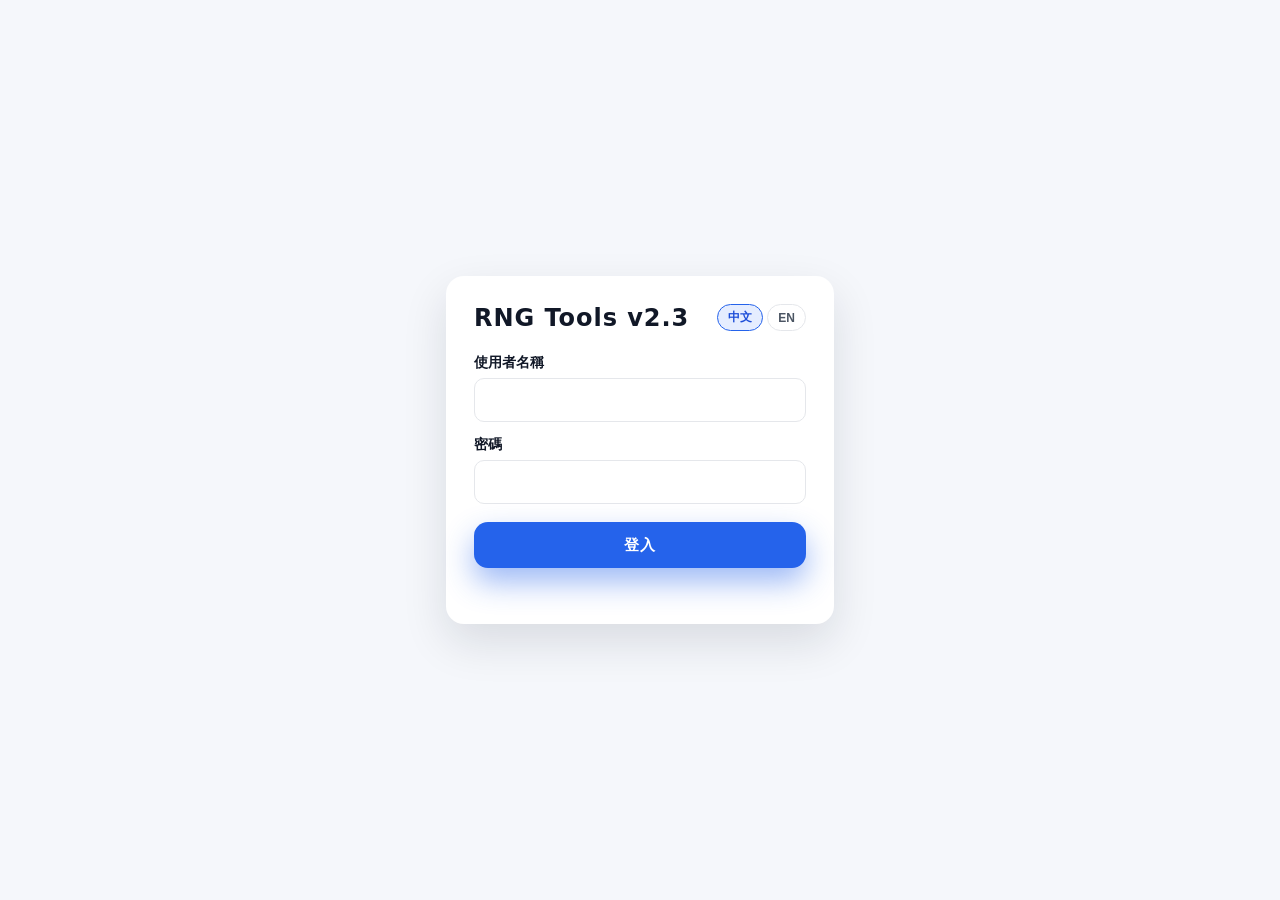
<file: index.html>
<!DOCTYPE html>
<html lang="zh-Hant">
<head>
  <meta charset="UTF-8" />
  <meta name="viewport" content="width=device-width, initial-scale=1" />
  <title data-i18n-page-title="index.title">RNG Tools v2.3</title>
  <link rel="stylesheet" href="css/index.css" />
</head>
<body>

  <!-- Login -->
  <div id="loginView">
    <div class="card-wrap">
      <div class="login-card">
        <div class="login-top">
          <h1 class="login-title" data-i18n="index.title">RNG Tools v2.3</h1>
          <div class="lang-switch">
            <button type="button" class="lang-btn" data-lang="zh">中文</button>
            <button type="button" class="lang-btn" data-lang="en">EN</button>
          </div>
        </div>
        <form id="loginForm">
          <div class="field-group">
            <div class="field-label" data-i18n="index.username">Username</div>
            <input type="text" id="username" autocomplete="username" required />
          </div>
          <div class="field-group">
            <div class="field-label" data-i18n="index.password">Password</div>
            <input type="password" id="password" autocomplete="current-password" required />
          </div>
          <button class="btn" type="submit" data-i18n="index.login">Login</button>
          <div id="error" class="error"></div>
        </form>
      </div>
    </div>
  </div>

  <!-- App -->
  <div id="appView" class="hidden">
    <div class="header">
      <div class="header-title" data-i18n="index.title">RNG Tools v2.3</div>
      <div class="header-actions">
        <div class="lang-switch">
          <button type="button" class="lang-btn" data-lang="zh">中文</button>
          <button type="button" class="lang-btn" data-lang="en">EN</button>
        </div>
        <span id="userDisplay" class="user-display"></span>
        <button class="logout-btn" id="logoutBtn" data-i18n="index.logout">Logout</button>
      </div>
    </div>
    <div class="layout">
      <aside class="sidebar">
        <div class="menu-title" data-i18n="index.menu">Menu</div>
        <button class="menu-btn active" data-target="GEN.html" data-i18n="index.menuNumber">Number</button>
        <button class="menu-btn" data-target="WB.html" data-i18n="index.menuSettings">Settings</button>
        <button class="menu-btn" data-target="TEC.html" data-i18n="index.menuComparison">Comparison</button>
      </aside>
      <div class="content">
        <iframe id="toolFrame" src="GEN.html"></iframe>
      </div>
    </div>
  </div>

  <script src="js/i18n.js"></script>
  <script src="js/index.js"></script>
</body>
</html>
</file>
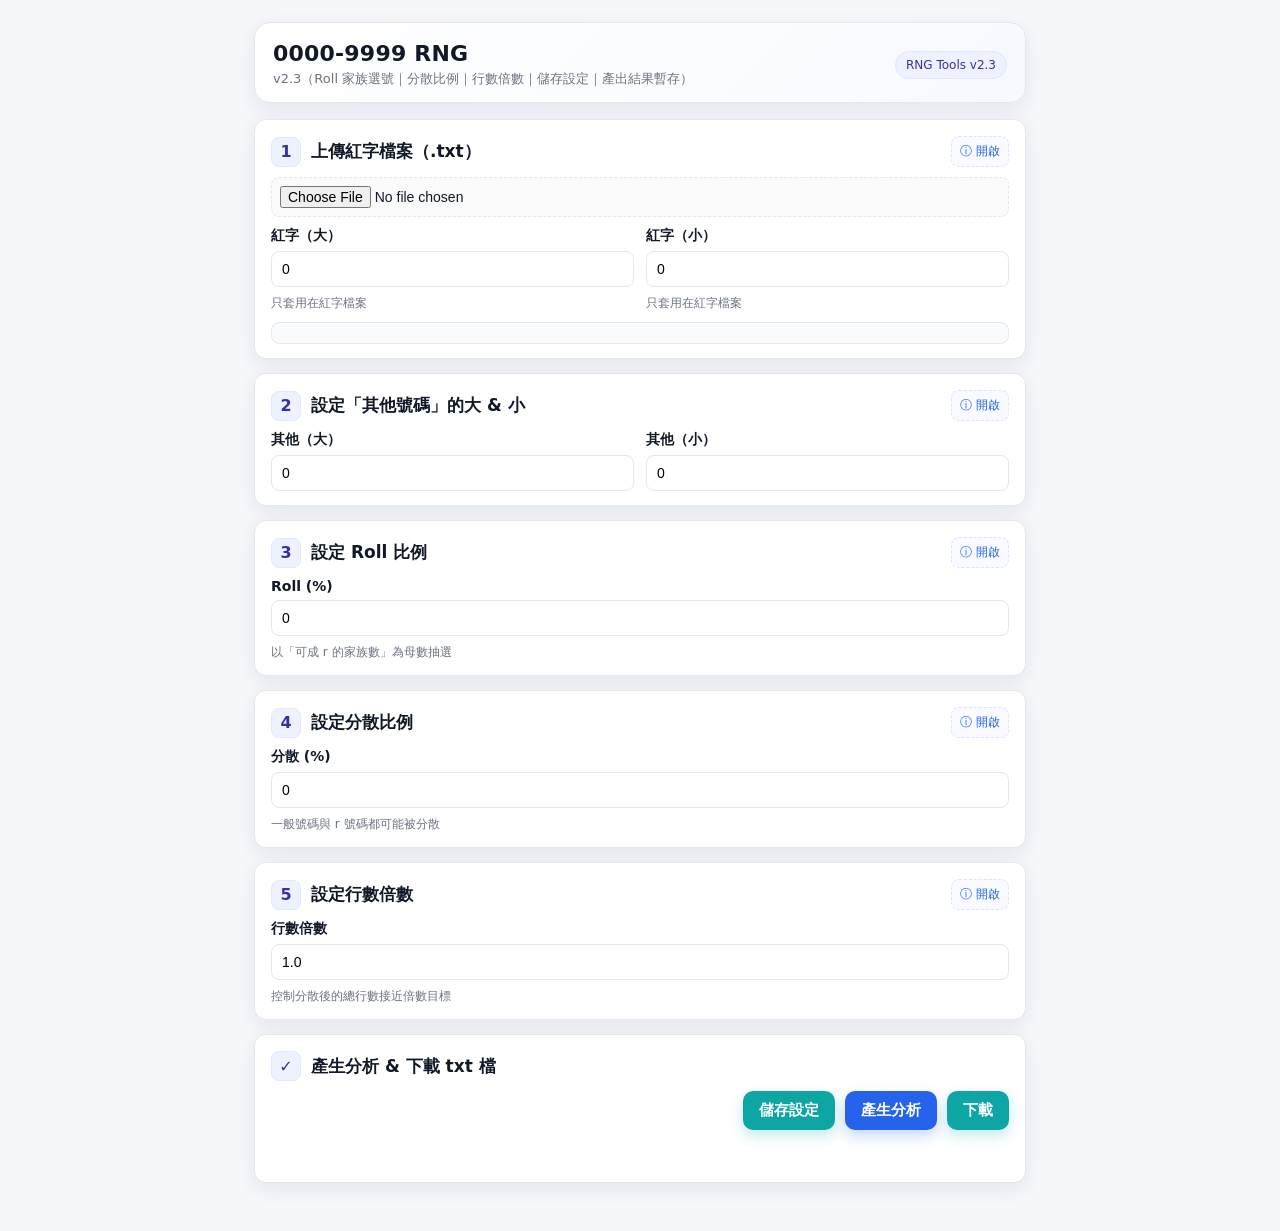
<file: GEN.html>
<!DOCTYPE html>
<html lang="zh-Hant">
<head>
  <meta charset="UTF-8" />
  <meta name="viewport" content="width=device-width, initial-scale=1" />
  <title data-i18n-page-title="gen.pageTitle">0000-9999 RNG v2.3</title>
  <link rel="stylesheet" href="css/gen.css" />
</head>

<body>
  <div class="page">
    <div class="header">
      <div class="title-wrap">
        <h1 data-i18n="gen.title">0000-9999 RNG</h1>
        <div class="subtitle" data-i18n="gen.subtitle">v2.3</div>
      </div>
      <div class="chip" data-i18n="common.chip">RNG Tools v2.3</div>
    </div>

    <!-- Step 1 -->
    <section class="card">
      <div class="card-head">
        <div class="step">
          <div class="step-badge">1</div>
          <div class="card-title" data-i18n="gen.step1">Upload RED File</div>
        </div>
        <div class="toggle-btn" data-note="note1" onclick="toggleNote('note1', this)">ⓘ Open</div>
      </div>

      <input type="file" id="redFile" accept=".txt" />

      <div class="form-row" style="margin-top:10px;">
        <div class="form-item">
          <label data-i18n="gen.redBig">Red (Big)</label>
          <input type="number" id="redBigAmount" value="0" step="1" class="half-input" />
          <div class="hint" data-i18n="gen.redHint">Only Red File</div>
        </div>
        <div class="form-item">
          <label data-i18n="gen.redSmall">Red (Small)</label>
          <input type="number" id="redSmallAmount" value="0" step="1" class="half-input" />
          <div class="hint" data-i18n="gen.redHint">Only Red File</div>
        </div>
      </div>

      <div id="note1" class="note-box hidden" data-i18n-html="gen.note1"></div>
      <div id="redSummary"></div>
    </section>

    <!-- Step 2 -->
    <section class="card">
      <div class="card-head">
        <div class="step">
          <div class="step-badge">2</div>
          <div class="card-title" data-i18n="gen.step2">Set Others Big & Small</div>
        </div>
        <div class="toggle-btn" data-note="note2" onclick="toggleNote('note2', this)">ⓘ Open</div>
      </div>

      <div class="form-row">
        <div class="form-item">
          <label data-i18n="gen.othersBig">Others (Big)</label>
          <input type="number" id="bigAmount" value="0" step="1" class="half-input" />
        </div>
        <div class="form-item">
          <label data-i18n="gen.othersSmall">Others (Small)</label>
          <input type="number" id="smallAmount" value="0" step="1" class="half-input" />
        </div>
      </div>

      <div id="note2" class="note-box hidden" data-i18n-html="gen.note2"></div>
    </section>

    <!-- Step 3 -->
    <section class="card">
      <div class="card-head">
        <div class="step">
          <div class="step-badge">3</div>
          <div class="card-title" data-i18n="gen.step3">Set Roll Ratio</div>
        </div>
        <div class="toggle-btn" data-note="note3" onclick="toggleNote('note3', this)">ⓘ Open</div>
      </div>

      <div class="form-row">
        <div class="form-item" style="grid-column: 1 / -1;">
          <label data-i18n="gen.rollPct">Roll (%)</label>
          <input type="number" id="rollRatio" value="0" min="0" max="100" class="full-input" />
          <div class="hint" data-i18n="gen.rollHint">Roll hint</div>
        </div>
      </div>

      <div id="note3" class="note-box hidden" data-i18n-html="gen.note3"></div>
    </section>

    <!-- Step 4 -->
    <section class="card">
      <div class="card-head">
        <div class="step">
          <div class="step-badge">4</div>
          <div class="card-title" data-i18n="gen.step4">Set Spread Ratio</div>
        </div>
        <div class="toggle-btn" data-note="note4" onclick="toggleNote('note4', this)">ⓘ Open</div>
      </div>

      <div class="form-row">
        <div class="form-item" style="grid-column: 1 / -1;">
          <label data-i18n="gen.spreadPct">Spread (%)</label>
          <input type="number" id="spreadRatio" value="0" min="0" max="100" class="full-input" />
          <div class="hint" data-i18n="gen.spreadHint">Spread hint</div>
        </div>
      </div>

      <div id="note4" class="note-box hidden" data-i18n-html="gen.note4"></div>
    </section>

    <!-- Step 5 -->
    <section class="card">
      <div class="card-head">
        <div class="step">
          <div class="step-badge">5</div>
          <div class="card-title" data-i18n="gen.step5">Set Line Multiplier</div>
        </div>
        <div class="toggle-btn" data-note="note5" onclick="toggleNote('note5', this)">ⓘ Open</div>
      </div>

      <div class="form-row">
        <div class="form-item" style="grid-column: 1 / -1;">
          <label data-i18n="gen.lineMult">Line Multiplier</label>
          <input type="number" id="lineMultiplier" value="1.0" step="0.1" min="1" class="full-input" />
          <div class="hint" data-i18n="gen.lineMultHint">Line multiplier hint</div>
        </div>
      </div>

      <div id="note5" class="note-box hidden" data-i18n-html="gen.note5"></div>
    </section>

    <!-- Actions -->
    <section class="card">
      <div class="card-head">
        <div class="step">
          <div class="step-badge">✓</div>
          <div class="card-title" data-i18n="gen.stepDone">Generate & Download</div>
        </div>
      </div>

      <div class="actions">
        <button class="btn-secondary" id="saveBtn" data-i18n="gen.saveSettings">Save Settings</button>
        <button class="btn-primary" id="analyzeBtn" data-i18n="gen.generate">Generate</button>
        <button class="btn-secondary" id="downloadBtn" data-i18n="gen.download">Download</button>
      </div>

      <div id="status" class="msg"></div>
    </section>
  </div>
  <script src="js/i18n.js"></script>
  <script src="js/gen.js"></script>
</body>
</html>
</file>
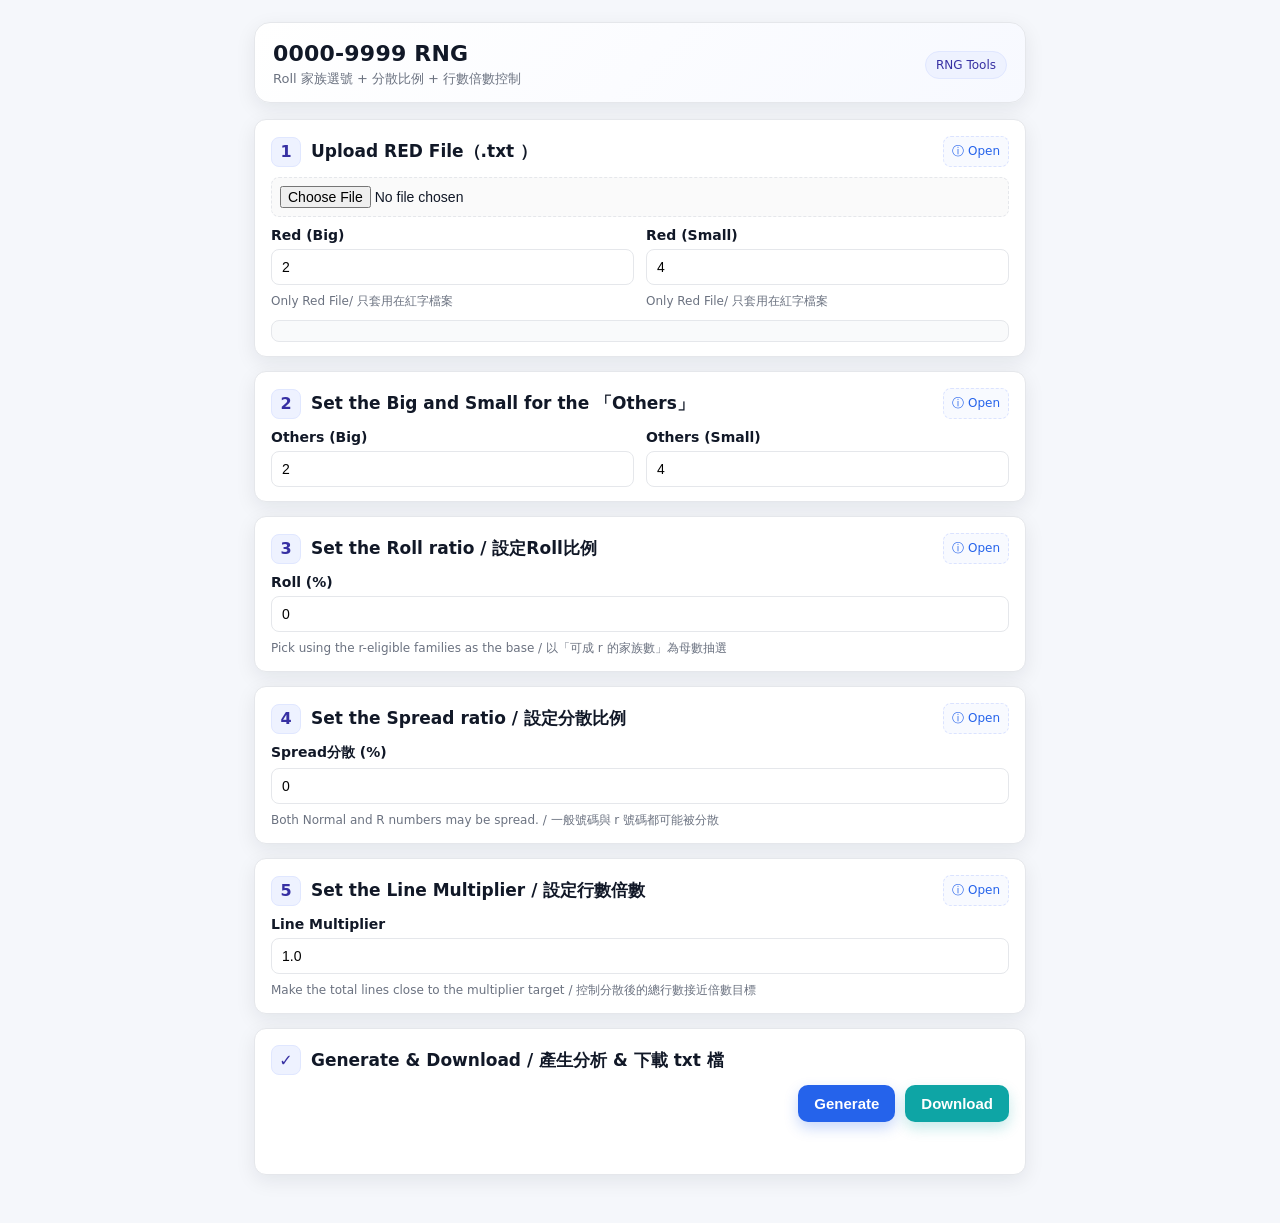
<file: GENv11.html>
<!DOCTYPE html>
<html lang="zh-Hant">
<head>
  <meta charset="UTF-8" />
  <meta name="viewport" content="width=device-width, initial-scale=1" />
  <title>0000-9999號碼產生工具GENv12</title>

  <style>
    :root{
      --bg: #f5f7fb;
      --card:#ffffff;
      --muted:#6b7280;
      --text:#111827;
      --line:#e5e7eb;
      --primary:#2563eb;
      --primary-2:#1d4ed8;
      --success:#16a34a;
      --warn:#f59e0b;
      --error:#ef4444;
      --note-bg:#f2f5ff;
      --note-line:#3b6ff9;
      --radius: 12px;
      --shadow: 0 6px 20px rgba(17,24,39,0.08);
    }

    *{ box-sizing: border-box; }
    body{
      margin:0;
      background:var(--bg);
      font-family: system-ui, -apple-system, "Segoe UI",
                   "Microsoft JhengHei", Arial, sans-serif;
      color:var(--text);
    }

    /* ✅ v10.7：整體窄版 */
    .page{
      max-width: 800px;
      margin: 22px auto 48px;
      padding: 0 14px;
    }

    /* Header */
    .header{
      background: linear-gradient(135deg, #ffffff 0%, #f7f9ff 100%);
      border:1px solid var(--line);
      border-radius: 16px;
      padding: 18px 18px 14px;
      box-shadow: var(--shadow);
      display:flex;
      align-items:center;
      justify-content:space-between;
      gap:12px;
      margin-bottom:16px;
    }
    .title-wrap{
      display:flex; flex-direction:column; gap:4px;
    }
    h1{
      margin:0;
      font-size: 22px;
      font-weight: 800;
      letter-spacing: 0.2px;
    }
    .subtitle{
      font-size: 13px;
      color: var(--muted);
    }
    .chip{
      font-size:12px;
      padding:6px 10px;
      background:#eef2ff;
      color:#3730a3;
      border-radius:999px;
      border:1px solid #e0e7ff;
      white-space:nowrap;
    }

    /* Cards / Steps */
    .card{
      background:var(--card);
      border:1px solid var(--line);
      border-radius: var(--radius);
      box-shadow: var(--shadow);
      padding: 16px 16px 14px;
      margin-bottom:14px;
      position: relative;
    }
    .card-head{
      display:flex;
      align-items:center;
      justify-content:space-between;
      gap:8px;
      margin-bottom:10px;
    }
    .step{
      display:flex; align-items:center; gap:10px;
    }
    .step-badge{
      width:30px; height:30px;
      border-radius:8px;
      background:#eef2ff;
      color:#3730a3;
      font-weight:700;
      display:flex; align-items:center; justify-content:center;
      border:1px solid #e0e7ff;
      flex: 0 0 auto;
    }
    .card-title{
      font-size:17px;
      font-weight:700;
    }

    /* Toggle note button */
    .toggle-btn{
      cursor:pointer;
      font-size:12px;
      color:var(--primary);
      user-select:none;
      display:flex; align-items:center; gap:6px;
      padding:6px 8px;
      border-radius:8px;
      border:1px dashed #dbe3ff;
      background:#f8faff;
      white-space:nowrap;
    }
    .toggle-btn:hover{ background:#eef2ff; }

    .note-box{
      background: var(--note-bg);
      border-left: 4px solid var(--note-line);
      padding: 12px 14px;
      border-radius: 8px;
      line-height: 1.6;
      color:#0f172a;
      font-size:13px;
      margin-top: 10px;
      white-space: pre-line;
    }
    .hidden{ display:none; }

    /* Form */
    .form-row{
      display:grid;
      grid-template-columns: 1fr 1fr; /* ✅ Grid 等分兩欄 */
      gap: 10px 12px;
      margin-top: 2px;
    }
    .form-item{
      display:flex;
      flex-direction:column;
      gap:6px;
    }
    label{
      font-size:14px;
      font-weight:600;
      color:#111827;
    }
    .hint{
      font-size:12px;
      color:var(--muted);
      margin-top:2px;
    }
    input[type="number"], input[type="text"]{
      width:100%;
      height:36px;
      padding: 6px 10px;
      border-radius: 8px;
      border:1px solid var(--line);
      outline:none;
      font-size:14px;
      background:#fff;
      transition: border .15s ease, box-shadow .15s ease;
    }
    input[type="number"]:focus, input[type="text"]:focus{
      border-color:#93c5fd;
      box-shadow: 0 0 0 3px rgba(37,99,235,0.12);
    }
    input[type="file"]{
      width:100%;
      padding:8px;
      border:1px dashed var(--line);
      border-radius: 8px;
      background:#fafafa;
      font-size:14px;
    }

    .half-input {
      width: 100%;
      max-width: 100%;
    }

    .full-input{
      width:100%;
      max-width:100%;
    }

    /* Buttons */
    .actions{
      display:flex;
      align-items:center;
      justify-content:flex-end;
      gap:10px;
      flex-wrap:wrap;
      margin-top:6px;
    }
    button{
      border:0;
      cursor:pointer;
      font-size:15px;
      font-weight:700;
      padding: 10px 16px;
      border-radius: 10px;
      display:inline-flex; align-items:center; gap:8px;
      transition: transform .05s ease, background .15s ease, opacity .15s;
    }
    button:active{ transform: translateY(1px); }
    .btn-primary{
      background:var(--primary);
      color:#fff;
      box-shadow: 0 6px 14px rgba(37,99,235,0.25);
    }
    .btn-primary:hover{ background:var(--primary-2); }
    .btn-secondary{
      background:#0ea5a5;
      color:#fff;
      box-shadow: 0 6px 14px rgba(14,165,165,0.24);
    }
    .btn-secondary:hover{ opacity:0.95; }

    /* Status / message bar */
    .msg{
      margin-top:12px;
      padding: 12px 14px;
      border-radius: 10px;
      font-size:14px;
      white-space:pre-line;
      border:1px solid transparent;
      line-height:1.6;
    }
    .status-ok{
      background:#ecfdf3;
      border-color:#bbf7d0;
      color:#0f5132;
    }
    .status-warn{
      background:#fff7ed;
      border-color:#fed7aa;
      color:#7a4a00;
    }
    .status-error{
      background:#fef2f2;
      border-color:#fecaca;
      color:#7f1d1d;
    }

    /* Red summary block */
    #redSummary{
      margin-top:10px;
      font-size:13px;
      color:#0f172a;
      background:#f9fafb;
      border:1px solid var(--line);
      border-radius:8px;
      padding:10px 12px;
      white-space:pre-line;
    }

    /* Responsive */
    @media (max-width: 680px){
      .form-row{ grid-template-columns: 1fr; }
      .actions{ justify-content:stretch; }
      .actions button{ width:100%; justify-content:center; }
      .header{ flex-direction:column; align-items:flex-start; }
      h1{ font-size:20px; }
    }
  </style>
</head>

<body>
  <div class="page">
    <div class="header">
      <div class="title-wrap">
        <h1>0000-9999 RNG</h1>
        <div class="subtitle">Roll 家族選號 + 分散比例 + 行數倍數控制</div>
      </div>
      <div class="chip">RNG Tools</div>
    </div>

    <!-- Step 1 -->
    <section class="card">
      <div class="card-head">
        <div class="step">
          <div class="step-badge">1</div>
          <div class="card-title">Upload RED File（.txt ）</div>
        </div>
        <div class="toggle-btn" onclick="toggleNote('note1', this)">ⓘ Open</div>
      </div>

      <input type="file" id="redFile" accept=".txt" />

      <div class="form-row" style="margin-top:10px;">
        <div class="form-item">
          <label>Red (Big)</label>
          <input type="number" id="redBigAmount" value="2" step="1" class="half-input" />
          <div class="hint">Only Red File/ 只套用在紅字檔案</div>
        </div>
        <div class="form-item">
          <label>Red (Small)</label>
          <input type="number" id="redSmallAmount" value="4" step="1" class="half-input" />
          <div class="hint">Only Red File/ 只套用在紅字檔案</div>
        </div>
      </div>

<div id="note1" class="note-box hidden">
說明：
1. 每一行只看「行首連續的 1～4 位數字」：
2. 不足 4 位會自動在左邊補 0：
 - 9 abc      → 0009
 - 58 1-2     → 0058
 - 123 xyz    → 0123
 - 56789 ...  → 5678  （只取前 4 碼）
 - 0009 (R)   → 0009
 - 0058r      → 0058

3. 行首不能有空白或非數字：
 - 「 1234」（前面有空格）
 - 「ABCD 1234」
 - 這些行都會被忽略，不會當成紅字。

4. 每一行只會抓「第一段」數字，後面內容都忽略。
5. 編碼建議 UTF-8，換行可以是 Windows (CRLF) 或 Unix (LF)。
6. 紅字大萬 / 小萬只套用於紅字檔案，與其他號碼分開計算。
</div>


      <div id="redSummary"></div>
    </section>

    <!-- Step 2 -->
    <section class="card">
      <div class="card-head">
        <div class="step">
          <div class="step-badge">2</div>
          <div class="card-title">Set the Big and Small for the 「Others」</div>
        </div>
        <div class="toggle-btn" onclick="toggleNote('note2', this)">ⓘ Open</div>
      </div>

      <div class="form-row">
        <div class="form-item">
          <label>Others (Big)</label>
          <input type="number" id="bigAmount" value="2" step="1" class="half-input" />
        </div>
        <div class="form-item">
          <label>Others (Small)</label>
          <input type="number" id="smallAmount" value="4" step="1" class="half-input" />
        </div>
      </div>

      <div id="note2" class="note-box hidden">
Notes:
1. Applies only to non-red numbers.
2. Example: 0000 → 2 4 when Big=2, Small=4.
3. Spread/multiplier support integer Big/Small only.

說明：
1. 只對「非紅字」的號碼套用。
2. 例：大萬=2，小萬=4 時，一般號碼會是：0000 2 4
3. 分散與倍數控制目前只支援 Big / Small 為整數。
      </div>
    </section>

    <!-- Step 3 -->
    <section class="card">
      <div class="card-head">
        <div class="step">
          <div class="step-badge">3</div>
          <div class="card-title">Set the Roll ratio / 設定Roll比例</div>
        </div>
        <div class="toggle-btn" onclick="toggleNote('note3', this)">ⓘ Open</div>
      </div>

      <div class="form-row">
        <div class="form-item" style="grid-column: 1 / -1;">
          <label>Roll (%)</label>
          <input type="number" id="rollRatio" value="0" min="0" max="100" class="full-input" />
          <div class="hint">Pick using the r-eligible families as the base / 以「可成 r 的家族數」為母數抽選</div>
        </div>
      </div>

      <div id="note3" class="note-box hidden">
Roll Selection Rules (Family-based):
1. Groups are formed by digit combinations (excluding red numbers).
For example: 0015 / 0105 / 1500 / 5001… → same family.
2. A family is r-eligible only if no member is red and it has ≥2 distinct digits.
3. Roll ratio uses the count of r-eligible families as the base.
4. Each selected family outputs only one baseline r.

Roll 選號規則（以「家族」為母數）：
1. 0000-9999（扣紅字）依「數字組合」分家族，例如：
   0015 / 0105 / 1500 / 5001... -> 同一家族。
2. 一個家族可成 r 條件：
   - 家族內全部成員都不是紅字（有紅字就整組封印）
   - 這組數字本身至少 2 種不同數字
3. Roll 比例以「可成 r 的家族數」為母數取比例。
4. 被選中的家族只輸出 1 個 baseline r，其餘排列不再出現。
      </div>
    </section>

    <!-- Step 4 -->
    <section class="card">
      <div class="card-head">
        <div class="step">
          <div class="step-badge">4</div>
          <div class="card-title">Set the Spread ratio / 設定分散比例</div>
        </div>
        <div class="toggle-btn" onclick="toggleNote('note4', this)">ⓘ Open</div>
      </div>

      <div class="form-row">
        <div class="form-item" style="grid-column: 1 / -1;">
          <label>Spread分散 (%)</label>
          <input type="number" id="spreadRatio" value="0" min="0" max="100" class="full-input" />
          <div class="hint">Both Normal and R numbers may be spread. / 一般號碼與 r 號碼都可能被分散</div>
        </div>
      </div>

      <div id="note4" class="note-box hidden">
Spread Logic:
1. Randomly pick lines to spread (normal + r).
2. Split selected lines; total Big/Small stays the same.
3. Avoid generating lines with Big=0 & Small=0.
4. Unselected lines remain as one line.

分散邏輯：
1. 依比例隨機選出要分散的行（一般 + r）。
2. 被選中的行拆成多行，Big/Small 總和不變。
3. 拆分後會盡量避免出現 Big=0 且 Small=0 的行。
4. 未被選中則維持一行。
      </div>
    </section>

    <!-- Step 5 -->
    <section class="card">
      <div class="card-head">
        <div class="step">
          <div class="step-badge">5</div>
          <div class="card-title">Set the Line Multiplier / 設定行數倍數</div>
        </div>
        <div class="toggle-btn" onclick="toggleNote('note5', this)">ⓘ Open</div>
      </div>

      <div class="form-row">
        <div class="form-item" style="grid-column: 1 / -1;">
          <label>Line Multiplier</label>
          <input type="number" id="lineMultiplier" value="1.0" step="0.1" min="1" class="full-input" />
          <div class="hint">Make the total lines close to the multiplier target / 控制分散後的總行數接近倍數目標</div>
        </div>
      </div>

      <div id="note5" class="note-box hidden">
Notes:
1. Base lines = the lines after Roll, before spreading (excluding red numbers).
2. Multiplier 1.4 → target ≈ base lines × 1.4
3. The spread ratio decides which numbers get split; the multiplier decides how many parts each line is split into.
4. If the multiplier is too small, the minimum achievable value will be used instead.

1. 基礎行數 = Roll 後、未分散前行數（不含紅字）。
2. 倍數 1.4 → 目標 ≈ 基礎行數 × 1.4
3. 分散比例決定選誰拆；倍數決定每行拆幾份。
4. 若倍數過小，會以「可達最小值」為準。
      </div>
    </section>

    <!-- Actions -->
    <section class="card">
      <div class="card-head">
        <div class="step">
          <div class="step-badge">✓</div>
          <div class="card-title">Generate & Download / 產生分析 & 下載 txt 檔</div>
        </div>
      </div>

      <div class="actions">
        <button class="btn-primary" id="analyzeBtn">Generate</button>
        <button class="btn-secondary" id="downloadBtn">Download</button>
      </div>

      <div id="status" class="msg"></div>
    </section>
  </div>

  <script>
    // ========= GENv9 JS 全保留（不改邏輯） =========

    function toggleNote(id, btnEl) {
      const note = document.getElementById(id);
      if (!note) return;
      if (note.classList.contains('hidden')) {
        note.classList.remove('hidden');
        btnEl.textContent = 'ⓘ Close';
      } else {
        note.classList.add('hidden');
        btnEl.textContent = 'ⓘ Open';
      }
    }

    function downloadTextFile(filename, content) {
      const blob = new Blob([content], { type: 'text/plain;charset=utf-8' });
      const url = URL.createObjectURL(blob);
      const a = document.createElement('a');
      a.href = url;
      a.download = filename;
      document.body.appendChild(a);
      a.click();
      document.body.removeChild(a);
      URL.revokeObjectURL(url);
    }

    let redSet = new Set();
    let redRForbiddenSet = new Set();

    let lastRedContent = '';
    let lastOtherContent = '';
    let lastStatsText = '';
    let hasAnalysis = false;

    const redFileInput = document.getElementById('redFile');
    const redSummary = document.getElementById('redSummary');
    const statusDiv = document.getElementById('status');

    function setStatus(text, type = 'ok') {
      statusDiv.textContent = text;
      statusDiv.className = 'msg';
      if (type === 'ok') statusDiv.classList.add('status-ok');
      else if (type === 'warn') statusDiv.classList.add('status-warn');
      else if (type === 'error') statusDiv.classList.add('status-error');
    }

    function getPermutations(numStr) {
      const chars = numStr.split('');
      const results = new Set();
      function backtrack(path, used) {
        if (path.length === chars.length) { results.add(path.join('')); return; }
        for (let i = 0; i < chars.length; i++) {
          if (used[i]) continue;
          used[i] = true; path.push(chars[i]);
          backtrack(path, used);
          path.pop(); used[i] = false;
        }
      }
      backtrack([], Array(chars.length).fill(false));
      return Array.from(results);
    }

    function canBeR(num) {
      const uniqueDigits = new Set(num.split(''));
      return uniqueDigits.size >= 2;
    }

    function shuffle(array) {
      for (let i = array.length - 1; i > 0; i--) {
        const j = Math.floor(Math.random() * (i + 1));
        [array[i], array[j]] = [array[j], array[i]];
      }
    }

    function randomPartition(sum, parts) {
      if (sum <= 0) return Array(parts).fill(0);
      const cuts = [];
      for (let i = 0; i < parts - 1; i++) cuts.push(Math.floor(Math.random() * (sum + 1)));
      cuts.sort((a, b) => a - b);
      const result = [];
      let prev = 0;
      for (let i = 0; i < parts - 1; i++) { result.push(cuts[i] - prev); prev = cuts[i]; }
      result.push(sum - prev);
      return result;
    }

    function generateNonZeroZeroParts(totalBig, totalSmall, partsCount) {
      let bigParts = [];
      let smallParts = [];
      let ok = false;

      for (let attempt = 0; attempt < 20; attempt++) {
        bigParts = randomPartition(totalBig, partsCount);
        smallParts = randomPartition(totalSmall, partsCount);
        ok = true;
        for (let j = 0; j < partsCount; j++) {
          if (bigParts[j] === 0 && smallParts[j] === 0) { ok = false; break; }
        }
        if (ok) return { bigParts, smallParts };
      }

      for (let j = 0; j < partsCount; j++) {
        if (bigParts[j] === 0 && smallParts[j] === 0) {
          let borrowed = false;
          for (let k = 0; k < partsCount; k++) {
            if (k === j) continue;
            if (bigParts[k] > 0) { bigParts[k] -= 1; bigParts[j] += 1; borrowed = true; break; }
          }
          if (!borrowed) {
            for (let k = 0; k < partsCount; k++) {
              if (k === j) continue;
              if (smallParts[k] > 0) { smallParts[k] -= 1; smallParts[j] += 1; break; }
            }
          }
        }
      }
      return { bigParts, smallParts };
    }

    redFileInput.addEventListener('change', function () {
      const file = redFileInput.files[0];
      // 重置紅字集合
      redSet = new Set();
      redRForbiddenSet = new Set();
      redSummary.textContent = '';
      if (!file) return;

      const reader = new FileReader();
      reader.onload = function (e) {
        const text = e.target.result || '';
        const lines = text.split(/\r?\n/);

        let totalLines = 0;              // 檔案總行數（含無效行）
        let effectiveLines = 0;          // 有成功抓到「開頭數字」的行數
        let ignoredNoLeadingDigits = 0;  // 不是「數字開頭」的行數（含前面有空白）

        lines.forEach(line => {
          // 不 trimStart，保留行首空白，讓「前面有空白」的行被視為無效
          const raw = line.replace(/\r$/, ''); // 保險去掉多餘的 \r
          if (raw === '') return; // 空行直接略過，不算在 totalLines

          totalLines++;

          // 只抓「行首連續的 1～4 位數字」
          const m = raw.match(/^(\d{1,4})/);
          if (!m) {
            // 行首不是數字（或有空白、符號、文字） → 當作無效行
            ignoredNoLeadingDigits++;
            return;
          }

          const digits = m[1];                 // 抓到的 1～4 位數字
          const num = digits.padStart(4, '0'); // 左邊補 0 成四位
          redSet.add(num);
          effectiveLines++;
        });

        // 根據紅字家族，標記「禁止成為 r 基底」的排列
        redSet.forEach(rn => {
          if (canBeR(rn)) {
            const perms = getPermutations(rn);
            perms.forEach(p => {
              if (!redSet.has(p)) {
                redRForbiddenSet.add(p);
              }
            });
          }
        });

        let msg =
          `已讀取紅字（不重複）：${redSet.size} 組\n` +
          `檔案總行數：${totalLines}\n` +
          `成功辨識為號碼的行數：${effectiveLines}`;

        if (ignoredNoLeadingDigits > 0) {
          msg += `\n有 ${ignoredNoLeadingDigits} 行不是「以數字開頭」（或前面有空白），已忽略。`;
        }

        msg += `\n禁止成為 r 基底的排列家族成員數量：${redRForbiddenSet.size}`;

        redSummary.textContent = msg;
      };

      reader.onerror = function () {
        redSummary.textContent = '讀取檔案失敗，請再試一次。';
      };

      reader.readAsText(file, 'utf-8');
    });


    function runAnalysis() {
      const redBig = parseFloat(document.getElementById('redBigAmount').value || '0') || 0;
      const redSmall = parseFloat(document.getElementById('redSmallAmount').value || '0') || 0;

      const big = parseFloat(document.getElementById('bigAmount').value || '0') || 0;
      const small = parseFloat(document.getElementById('smallAmount').value || '0') || 0;
      let rollRatio = parseFloat(document.getElementById('rollRatio').value || '0') || 0;
      let spreadRatio = parseFloat(document.getElementById('spreadRatio').value || '0') || 0;
      let lineMultiplier = parseFloat(document.getElementById('lineMultiplier').value || '1') || 1;

      if (rollRatio < 0) rollRatio = 0;
      if (rollRatio > 100) rollRatio = 100;
      if (spreadRatio < 0) spreadRatio = 0;
      if (spreadRatio > 100) spreadRatio = 100;
      if (lineMultiplier < 1) lineMultiplier = 1;

      const bigIsInt = Number.isInteger(big);
      const smallIsInt = Number.isInteger(small);

      if (!redFileInput.files[0]) {
        if (!confirm('尚未上傳紅字檔，確定要直接產生 0000-9999 全部號碼？')) {
          setStatus('已取消產生分析。', 'warn');
          return;
        }
      }

      const nonRedNumbers = [];
      const familyMap = {};

      for (let i = 0; i < 10000; i++) {
        const num = i.toString().padStart(4, '0');
        if (redSet.has(num)) continue;

        nonRedNumbers.push(num);
        const key = num.split('').sort().join('');
        if (!familyMap[key]) familyMap[key] = { members: [] };
        familyMap[key].members.push(num);
      }

      const candidateFamilies = [];
      for (const key in familyMap) {
        const members = familyMap[key].members;
        if (!members || members.length === 0) continue;

        const sample = members[0];
        if (!canBeR(sample)) continue;
        if (redRForbiddenSet.has(sample)) continue;

        candidateFamilies.push({ key, members });
      }

      let chosenFamilyKeys = new Set();
      if (rollRatio > 0 && candidateFamilies.length > 0) {
        shuffle(candidateFamilies);
        const totalFamilies = candidateFamilies.length;
        const targetFamilies = Math.floor(totalFamilies * (rollRatio / 100));
        const chosen = candidateFamilies.slice(0, targetFamilies);
        chosen.forEach(f => chosenFamilyKeys.add(f.key));
      }

      const baselineMap = {};
      candidateFamilies.forEach(f => {
        if (!chosenFamilyKeys.has(f.key)) return;
        const members = f.members;
        const rndIndex = Math.floor(Math.random() * members.length);
        baselineMap[f.key] = members[rndIndex];
      });

      const entries = [];
      nonRedNumbers.forEach(num => {
        const key = num.split('').sort().join('');
        if (chosenFamilyKeys.has(key)) {
          if (baselineMap[key] === num) entries.push({ num: num + 'r', isR: true, big, small });
        } else {
          entries.push({ num, isR: false, big, small });
        }
      });

      const baseLines = entries.length;

      let redLinesText = [];
      let redLinesCount = 0;
      if (redSet.size > 0) {
        const sortedReds = Array.from(redSet).sort();
        redLinesText = sortedReds.map(num => `${num} ${redBig} ${redSmall}`);
        redLinesCount = redLinesText.length;
      }

      if (!bigIsInt || !smallIsInt) {
        const linesText = entries.map(e => `${e.num} ${e.big} ${e.small}`);

        lastRedContent = redLinesText.join('\n');
        lastOtherContent = linesText.join('\n');
        hasAnalysis = true;

        let msg =
          `Big / Small 不是整數，分散與倍數控制未啟用。\n` +
          `紅字行數：${redLinesCount} 行（檔名：red_numbers.txt）\n` +
          `其他基礎行數（Roll 後未分散）：${baseLines} 行。\n` +
          `其他檔案檔名：other_numbers.txt\n\n` +
          `分析已完成，如要下載請按「下載 txt 檔」。`;
        lastStatsText = msg;
        setStatus(msg, 'warn');
        return;
      }

      const eligibleIndices = [];
      for (let i = 0; i < entries.length; i++) eligibleIndices.push(i);

      let spreadCount = 0;
      let selectedSpreadIndices = [];
      if (spreadRatio > 0 && eligibleIndices.length > 0) {
        shuffle(eligibleIndices);
        spreadCount = Math.floor(eligibleIndices.length * (spreadRatio / 100));
        selectedSpreadIndices = eligibleIndices.slice(0, spreadCount);
      }

      let targetLinesRaw = Math.round(baseLines * lineMultiplier);
      const minLines = baseLines + spreadCount;
      if (targetLinesRaw < minLines) targetLinesRaw = minLines;

      const additionalNeeded = targetLinesRaw - baseLines;
      const parts = new Array(entries.length).fill(1);

      let currentExtra = 0;
      selectedSpreadIndices.forEach(idx => { parts[idx] = 2; currentExtra += 1; });

      let remainingExtra = additionalNeeded - currentExtra;
      if (remainingExtra < 0) remainingExtra = 0;

      const spreadN = selectedSpreadIndices.length;
      while (remainingExtra > 0 && spreadN > 0) {
        const idx = selectedSpreadIndices[Math.floor(Math.random() * spreadN)];
        parts[idx] += 1;
        remainingExtra -= 1;
      }

      const linesText = [];
      let zeroZeroLines = 0;

      for (let i = 0; i < entries.length; i++) {
        const entry = entries[i];
        const p = parts[i];

        if (p === 1) {
          if (entry.big === 0 && entry.small === 0) zeroZeroLines++;
          linesText.push(`${entry.num} ${entry.big} ${entry.small}`);
        } else {
          const { bigParts, smallParts } = generateNonZeroZeroParts(entry.big, entry.small, p);
          for (let j = 0; j < p; j++) {
            const bVal = bigParts[j];
            const sVal = smallParts[j];
            if (bVal === 0 && sVal === 0) zeroZeroLines++;
            linesText.push(`${entry.num} ${bVal} ${sVal}`);
          }
        }
      }

      const finalLines = linesText.length;

      lastRedContent = redLinesText.join('\n');
      lastOtherContent = linesText.join('\n');
      hasAnalysis = true;

      let msg =
        `分析已完成（尚未下載檔案）。\n` +
        `紅字行數：${redLinesCount} 行（檔名：red_numbers.txt）\n` +
        `其他基礎行數（Roll 後未分散）：${baseLines}\n` +
        `被選中分散的行數：${spreadCount}\n` +
        `設定行數倍數：${lineMultiplier}\n` +
        `實際輸出行數（含分散後）：${finalLines}\n` +
        `偵測到 Big=0 且 Small=0 的行數（理論上接近 0）：${zeroZeroLines}\n` +
        `其他檔案檔名：other_numbers.txt\n\n` +
        `若不滿意，可再按一次「產生分析」重新亂數。\n` +
        `確定可以後，再按「下載 txt 檔」下載目前這一版結果。`;

      lastStatsText = msg;
      setStatus(msg, 'ok');
    }

    document.getElementById('analyzeBtn').addEventListener('click', runAnalysis);

    document.getElementById('downloadBtn').addEventListener('click', function () {
      if (!hasAnalysis) {
        setStatus('尚未產生分析，請先按「產生分析」。', 'warn');
        return;
      }

      if (lastRedContent && lastRedContent.trim().length > 0) {
        downloadTextFile('red_numbers.txt', lastRedContent);
      }
      if (lastOtherContent && lastOtherContent.trim().length > 0) {
        downloadTextFile('other_numbers.txt', lastOtherContent);
      }

      setStatus(lastStatsText + '\n已下載 red_numbers.txt 與 other_numbers.txt（若有紅字）。', 'ok');
    });
  </script>
</body>
</html>
</file>
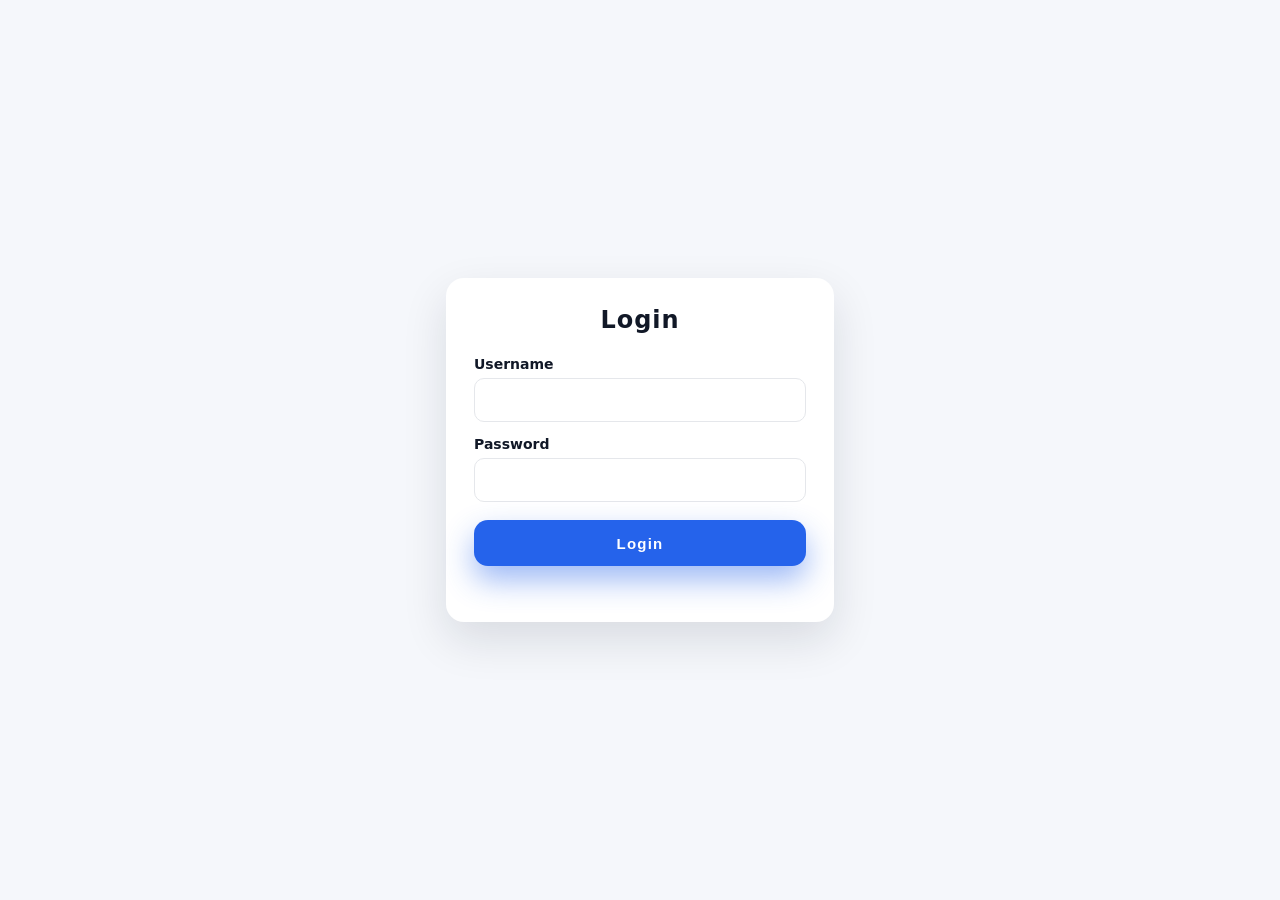
<file: login.html>
<!DOCTYPE html>
<html lang="en">
<head>
  <meta charset="UTF-8" />
  <meta name="viewport" content="width=device-width, initial-scale=1" />
  <title>RNG</title>

  <style>
    :root{
      --bg:#f5f7fb;
      --card:#ffffff;
      --line:#e5e7eb;
      --text:#111827;
      --muted:#6b7280;
      --primary:#2563eb;
      --primary-2:#1d4ed8;
      --shadow-soft:0 18px 45px rgba(15,23,42,0.12);
      --radius-card:18px;
      --radius-input:10px;
      --radius-btn:14px;
    }

    *{ box-sizing:border-box; }

    body{
      margin:0;
      height:100vh;
      display:flex;
      align-items:center;
      justify-content:center;
      background:var(--bg);
      font-family: system-ui, -apple-system, "Segoe UI",
        "Microsoft JhengHei", sans-serif;
      color:var(--text);
    }

    .card-wrap{
      width:100%;
      max-width:420px;
      padding:0 16px;
    }

    .card{
      background:var(--card);
      border-radius:var(--radius-card);
      box-shadow:var(--shadow-soft);
      padding:28px 28px 26px;
    }

    .title{
      text-align:center;
      font-size:24px;
      font-weight:700;
      margin:0 0 22px;
      letter-spacing:0.04em;
    }

    .field-label{
      font-size:14px;
      color:#111827;
      margin-bottom:6px;
      font-weight:600;
    }

    .field-group{
      margin-bottom:14px;
    }

    input[type="text"],
    input[type="password"]{
      width:100%;
      border-radius:var(--radius-input);
      border:1px solid var(--line);
      height:44px;
      padding:8px 12px;
      font-size:14px;
      outline:none;
      background:#ffffff;
    }

    input[type="text"]:focus,
    input[type="password"]:focus{
      border-color:var(--primary);
      box-shadow:0 0 0 1px rgba(37,99,235,0.1);
    }

    .btn{
      width:100%;
      margin-top:4px;
      height:46px;
      border-radius:var(--radius-btn);
      border:none;
      background:#2563eb;
      color:#ffffff;
      font-size:15px;
      font-weight:700;
      cursor:pointer;
      box-shadow:0 14px 30px rgba(37,99,235,0.45);
      letter-spacing:0.08em;
    }
    .btn:hover{
      background:var(--primary-2);
    }

    .error{
      margin-top:12px;
      font-size:13px;
      color:#ef4444;
      min-height:18px;
      text-align:center;
    }
  </style>
</head>
<body>

<div class="card-wrap">
  <div class="card">
    <h1 class="title">Login</h1>

    <form id="loginForm">
      <div class="field-group">
        <div class="field-label">Username</div>
        <input type="text" id="username" autocomplete="username" required />
      </div>

      <div class="field-group">
        <div class="field-label">Password</div>
        <input type="password" id="password" autocomplete="current-password" required />
      </div>

      <button class="btn" type="submit">Login</button>
      <div id="error" class="error"></div>
    </form>
  </div>
</div>

<script>

  const allowedUsers = [
    {
      userHash: "8c6976e5b5410415bde908bd4dee15dfb167a9c873fc4bb8a81f6f2ab448a918",
      passHash: "a665a45920422f9d417e4867efdc4fb8a04a1f3fff1fa07e998e86f7f7a27ae3" 
    },
    {
      userHash: "04f8996da763b7a969b1028ee3007569eaf3a635486ddab211d512c85b9df8fb", 
      passHash: "5c6f27572d264f85dd4305770593a184db43b386b1109a264170f577761ab16c" 
    },
    {
      userHash: "9f86d081884c7d659a2feaa0c55ad015a3bf4f1b2b0b822cd15d6c15b0f00a08", 
      passHash: "5c6f27572d264f85dd4305770593a184db43b386b1109a264170f577761ab16c" 
    }
  ];

  async function sha256(text){
    const data = new TextEncoder().encode(text);
    const hash = await crypto.subtle.digest("SHA-256", data);
    return [...new Uint8Array(hash)]
      .map(b => b.toString(16).padStart(2,"0"))
      .join("");
  }

  const form = document.getElementById("loginForm");
  const errorDiv = document.getElementById("error");

  form.addEventListener("submit", async (e)=>{
    e.preventDefault();
    errorDiv.textContent = "";

    const username = document.getElementById("username").value.trim();
    const password = document.getElementById("password").value;

    if(!username || !password){
      errorDiv.textContent = "Please enter username and password.";
      return;
    }

    const usernameHash = await sha256(username);
    const passwordHash = await sha256(password);

    const user = allowedUsers.find(
      u => u.userHash === usernameHash && u.passHash === passwordHash
    );

    if(user){
      // store plain username for display in main.html
      sessionStorage.setItem("loggedInUser", username);
      window.location.href = "main.html";
    }else{
      errorDiv.textContent = "Invalid username or password.";
    }
  });
</script>

</body>
</html>
</file>
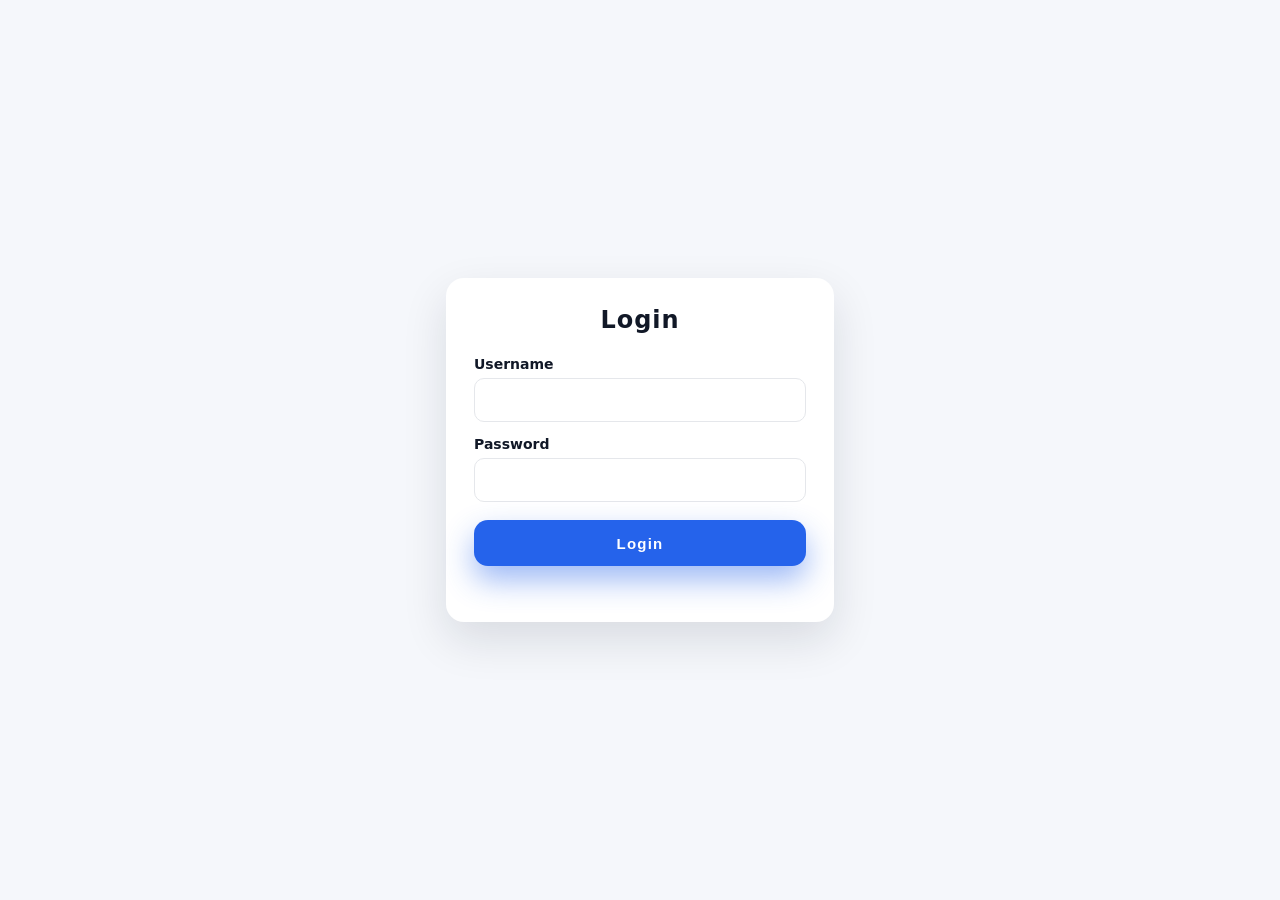
<file: main.html>
<!DOCTYPE html>
<html lang="en">
<head>
<meta charset="UTF-8" />
<meta name="viewport" content="width=device-width, initial-scale=1" />
<title>Main</title>

<style>
  :root{
    --bg:#f5f7fb;
    --line:#e5e7eb;
    --text:#111827;
    --muted:#6b7280;
    --card:#fff;
    --primary:#2563eb;
    --primary-2:#1d4ed8;
    --radius:10px;
    --shadow:0 6px 20px rgba(17,24,39,0.08);
  }

  body{
    margin:0;
    font-family: system-ui, -apple-system,"Segoe UI",
      "Microsoft JhengHei",sans-serif;
    background:var(--bg);
    color:var(--text);
    height:100vh;
    display:flex;
    flex-direction:column;
  }

  /* Header */
  .header{
    background:#fff;
    border-bottom:1px solid var(--line);
    padding:12px 20px;
    display:flex;
    justify-content:space-between;
    align-items:center;
    box-shadow:var(--shadow);
  }
  .header-title{
    font-size:20px;
    font-weight:800;
  }
  .logout-btn{
    padding:6px 14px;
    border-radius:999px;
    border:1px solid var(--line);
    background:#fff;
    cursor:pointer;
  }
  .logout-btn:hover{
    background:#f3f4f6;
  }

  /* Layout */
  .layout{
    flex:1;
    display:flex;
    overflow:hidden;
  }

  /* Sidebar */
  .sidebar{
    width:200px;
    border-right:1px solid var(--line);
    background:#fff;
    padding:12px 8px;
    display:flex;
    flex-direction:column;
    gap:6px;
  }
  .menu-title{
    font-size:13px;
    font-weight:700;
    margin-bottom:4px;
    color:#4b5563;
  }
  .menu-btn{
    width:100%;
    text-align:left;
    padding:8px 10px;
    border-radius:8px;
    font-size:14px;
    border:1px solid transparent;
    background:transparent;
    cursor:pointer;
  }
  .menu-btn:hover{
    background:#f3f4f6;
  }
  .menu-btn.active{
    background:#e5edff;
    border-color:#2563eb;
    color:#1d4ed8;
    font-weight:700;
  }

  /* Right content */
  .content{
    flex:1;
    padding:0;
    overflow:hidden;
  }
  iframe{
    width:100%;
    height:100%;
    border:0;
    background:white;
  }
</style>
</head>
<body>

<!-- HEADER -->
<div class="header">
  <div class="header-title">Main</div>
  <div>
    <span id="userDisplay" style="margin-right:12px; color:#6b7280"></span>
    <button class="logout-btn" id="logoutBtn">Logout</button>
  </div>
</div>

<!-- LAYOUT -->
<div class="layout">

<!-- SIDEBAR -->
<aside class="sidebar">
  <div class="menu-title">Menu</div>

  <button class="menu-btn active" data-target="GEN.html">Number</button>
  <button class="menu-btn" data-target="WB.html">Settings</button>
  <button class="menu-btn" data-target="TEC.html">Comparison</button>

</aside>

<!-- RIGHT CONTENT -->
<div class="content">
  <iframe id="toolFrame" src="GEN.html"></iframe>
</div>

</div>

<script>
  /* Detect local file usage */
  const isFile = location.protocol === "file:";
  let user="";

  if(!isFile){
    user = sessionStorage.getItem("loggedInUser");
    if(!user) location.href="login.html";
  } else {
    user = "local-test";
  }

  document.getElementById("userDisplay").textContent = "User: " + user;

  /* Logout */
  document.getElementById("logoutBtn").onclick = ()=>{
    if(!isFile) sessionStorage.removeItem("loggedInUser");
    location.href = "login.html";
  };

  /* Menu buttons */
  const frame = document.getElementById("toolFrame");
  const buttons = document.querySelectorAll(".menu-btn");

  buttons.forEach(btn=>{
    btn.addEventListener("click",()=>{
      const t = btn.dataset.target;
      frame.src = t;

      buttons.forEach(b=>b.classList.remove("active"));
      btn.classList.add("active");
    });
  });
</script>

</body>
</html>
</file>
<file: css/index.css>
:root {
  --bg: #f5f7fb;
  --card: #ffffff;
  --line: #e5e7eb;
  --text: #111827;
  --muted: #6b7280;
  --primary: #2563eb;
  --primary-2: #1d4ed8;
  --shadow-soft: 0 18px 45px rgba(15, 23, 42, 0.12);
  --shadow: 0 6px 20px rgba(17, 24, 39, 0.08);
  --radius-card: 18px;
  --radius-input: 10px;
  --radius-btn: 14px;
}

* {
  box-sizing: border-box;
}

body {
  margin: 0;
  font-family: system-ui, -apple-system, "Segoe UI", "Microsoft JhengHei", sans-serif;
  color: var(--text);
  background: var(--bg);
}

.hidden {
  display: none !important;
}

/* Login */
#loginView {
  min-height: 100vh;
  display: flex;
  align-items: center;
  justify-content: center;
}

.card-wrap {
  width: 100%;
  max-width: 420px;
  padding: 0 16px;
}

.login-card {
  background: var(--card);
  border-radius: var(--radius-card);
  box-shadow: var(--shadow-soft);
  padding: 28px 28px 26px;
}

.login-title {
  text-align: center;
  font-size: 24px;
  font-weight: 700;
  letter-spacing: 0.04em;
}

.field-label {
  font-size: 14px;
  color: #111827;
  margin-bottom: 6px;
  font-weight: 600;
}

.field-group {
  margin-bottom: 14px;
}

input[type="text"],
input[type="password"] {
  width: 100%;
  border-radius: var(--radius-input);
  border: 1px solid var(--line);
  height: 44px;
  padding: 8px 12px;
  font-size: 14px;
  outline: none;
  background: #ffffff;
}

input[type="text"]:focus,
input[type="password"]:focus {
  border-color: var(--primary);
  box-shadow: 0 0 0 1px rgba(37, 99, 235, 0.1);
}

.btn {
  width: 100%;
  margin-top: 4px;
  height: 46px;
  border-radius: var(--radius-btn);
  border: none;
  background: #2563eb;
  color: #ffffff;
  font-size: 15px;
  font-weight: 700;
  cursor: pointer;
  box-shadow: 0 14px 30px rgba(37, 99, 235, 0.45);
  letter-spacing: 0.08em;
}

.btn:hover {
  background: var(--primary-2);
}

.error {
  margin-top: 12px;
  font-size: 13px;
  color: #ef4444;
  min-height: 18px;
  text-align: center;
}

/* App shell */
#appView {
  min-height: 100vh;
  display: flex;
  flex-direction: column;
}

.header {
  background: #fff;
  border-bottom: 1px solid var(--line);
  padding: 12px 20px;
  display: flex;
  justify-content: space-between;
  align-items: center;
  box-shadow: var(--shadow);
}

.header-title {
  font-size: 20px;
  font-weight: 800;
}

.header-actions {
  display: flex;
  align-items: center;
  gap: 12px;
}

.user-display {
  color: #6b7280;
  font-size: 14px;
}

.login-top {
  display: flex;
  justify-content: space-between;
  align-items: flex-start;
  gap: 12px;
  margin-bottom: 22px;
}

.login-top .login-title {
  margin: 0;
  text-align: left;
}

.lang-switch {
  display: flex;
  gap: 4px;
  flex-shrink: 0;
}

.lang-btn {
  padding: 4px 10px;
  border-radius: 999px;
  border: 1px solid var(--line);
  background: #fff;
  font-size: 12px;
  font-weight: 600;
  cursor: pointer;
  color: #4b5563;
}

.lang-btn:hover {
  background: #f3f4f6;
}

.lang-btn.active {
  background: #e5edff;
  border-color: #2563eb;
  color: #1d4ed8;
}

.logout-btn {
  padding: 6px 14px;
  border-radius: 999px;
  border: 1px solid var(--line);
  background: #fff;
  cursor: pointer;
}

.logout-btn:hover {
  background: #f3f4f6;
}

.layout {
  flex: 1;
  display: flex;
  overflow: hidden;
}

.sidebar {
  width: 200px;
  border-right: 1px solid var(--line);
  background: #fff;
  padding: 12px 8px;
  display: flex;
  flex-direction: column;
  gap: 6px;
}

.menu-title {
  font-size: 13px;
  font-weight: 700;
  margin-bottom: 4px;
  color: #4b5563;
}

.menu-btn {
  width: 100%;
  text-align: left;
  padding: 8px 10px;
  border-radius: 8px;
  font-size: 14px;
  border: 1px solid transparent;
  background: transparent;
  cursor: pointer;
}

.menu-btn:hover {
  background: #f3f4f6;
}

.menu-btn.active {
  background: #e5edff;
  border-color: #2563eb;
  color: #1d4ed8;
  font-weight: 700;
}

.content {
  flex: 1;
  padding: 0;
  overflow: hidden;
}

iframe {
  width: 100%;
  height: 100%;
  border: 0;
  background: white;
}
</file>
<file: css/gen.css>
:root{
      --bg: #f5f7fb;
      --card:#ffffff;
      --muted:#6b7280;
      --text:#111827;
      --line:#e5e7eb;
      --primary:#2563eb;
      --primary-2:#1d4ed8;
      --success:#16a34a;
      --warn:#f59e0b;
      --error:#ef4444;
      --note-bg:#f2f5ff;
      --note-line:#3b6ff9;
      --radius: 12px;
      --shadow: 0 6px 20px rgba(17,24,39,0.08);
    }

    *{ box-sizing: border-box; }
    body{
      margin:0;
      background:var(--bg);
      font-family: system-ui, -apple-system, "Segoe UI",
                   "Microsoft JhengHei", Arial, sans-serif;
      color:var(--text);
    }

    /* ✅ v10.7：整體窄版 */
    .page{
      max-width: 800px;
      margin: 22px auto 48px;
      padding: 0 14px;
    }

    /* Header */
    .header{
      background: linear-gradient(135deg, #ffffff 0%, #f7f9ff 100%);
      border:1px solid var(--line);
      border-radius: 16px;
      padding: 18px 18px 14px;
      box-shadow: var(--shadow);
      display:flex;
      align-items:center;
      justify-content:space-between;
      gap:12px;
      margin-bottom:16px;
    }
    .title-wrap{
      display:flex; flex-direction:column; gap:4px;
    }
    .header-right{
      display:flex;
      flex-direction:column;
      align-items:flex-end;
      gap:8px;
    }
    .lang-switch{
      display:flex;
      gap:4px;
    }
    .lang-btn{
      padding:4px 10px;
      border-radius:999px;
      border:1px solid var(--line);
      background:#fff;
      font-size:12px;
      font-weight:600;
      cursor:pointer;
      color:#4b5563;
    }
    .lang-btn:hover{ background:#f3f4f6; }
    .lang-btn.active{
      background:#e5edff;
      border-color:#2563eb;
      color:#1d4ed8;
    }
    h1{
      margin:0;
      font-size: 22px;
      font-weight: 800;
      letter-spacing: 0.2px;
    }
    .subtitle{
      font-size: 13px;
      color: var(--muted);
    }
    .chip{
      font-size:12px;
      padding:6px 10px;
      background:#eef2ff;
      color:#3730a3;
      border-radius:999px;
      border:1px solid #e0e7ff;
      white-space:nowrap;
    }

    /* Cards / Steps */
    .card{
      background:var(--card);
      border:1px solid var(--line);
      border-radius: var(--radius);
      box-shadow: var(--shadow);
      padding: 16px 16px 14px;
      margin-bottom:14px;
      position: relative;
    }
    .card-head{
      display:flex;
      align-items:center;
      justify-content:space-between;
      gap:8px;
      margin-bottom:10px;
    }
    .step{
      display:flex; align-items:center; gap:10px;
    }
    .step-badge{
      width:30px; height:30px;
      border-radius:8px;
      background:#eef2ff;
      color:#3730a3;
      font-weight:700;
      display:flex; align-items:center; justify-content:center;
      border:1px solid #e0e7ff;
      flex: 0 0 auto;
    }
    .card-title{
      font-size:17px;
      font-weight:700;
    }

    /* Toggle note button */
    .toggle-btn{
      cursor:pointer;
      font-size:12px;
      color:var(--primary);
      user-select:none;
      display:flex; align-items:center; gap:6px;
      padding:6px 8px;
      border-radius:8px;
      border:1px dashed #dbe3ff;
      background:#f8faff;
      white-space:nowrap;
    }
    .toggle-btn:hover{ background:#eef2ff; }

    .note-box{
      background: var(--note-bg);
      border-left: 4px solid var(--note-line);
      padding: 12px 14px;
      border-radius: 8px;
      line-height: 1.6;
      color:#0f172a;
      font-size:13px;
      margin-top: 10px;
      white-space: pre-line;
    }
    .hidden{ display:none; }

    /* Form */
    .form-row{
      display:grid;
      grid-template-columns: 1fr 1fr; /* ✅ Grid 等分兩欄 */
      gap: 10px 12px;
      margin-top: 2px;
    }
    .form-item{
      display:flex;
      flex-direction:column;
      gap:6px;
    }
    label{
      font-size:14px;
      font-weight:600;
      color:#111827;
    }
    .hint{
      font-size:12px;
      color:var(--muted);
      margin-top:2px;
    }
    input[type="number"], input[type="text"]{
      width:100%;
      height:36px;
      padding: 6px 10px;
      border-radius: 8px;
      border:1px solid var(--line);
      outline:none;
      font-size:14px;
      background:#fff;
      transition: border .15s ease, box-shadow .15s ease;
    }
    input[type="number"]:focus, input[type="text"]:focus{
      border-color:#93c5fd;
      box-shadow: 0 0 0 3px rgba(37,99,235,0.12);
    }
    input[type="file"]{
      width:100%;
      padding:8px;
      border:1px dashed var(--line);
      border-radius: 8px;
      background:#fafafa;
      font-size:14px;
    }

    .half-input {
      width: 100%;
      max-width: 100%;
    }

    .full-input{
      width:100%;
      max-width:100%;
    }

    /* Buttons */
    .actions{
      display:flex;
      align-items:center;
      justify-content:flex-end;
      gap:10px;
      flex-wrap:wrap;
      margin-top:6px;
    }
    button{
      border:0;
      cursor:pointer;
      font-size:15px;
      font-weight:700;
      padding: 10px 16px;
      border-radius: 10px;
      display:inline-flex; align-items:center; gap:8px;
      transition: transform .05s ease, background .15s ease, opacity .15s;
    }
    button:active{ transform: translateY(1px); }
    .btn-primary{
      background:var(--primary);
      color:#fff;
      box-shadow: 0 6px 14px rgba(37,99,235,0.25);
    }
    .btn-primary:hover{ background:var(--primary-2); }
    .btn-secondary{
      background:#0ea5a5;
      color:#fff;
      box-shadow: 0 6px 14px rgba(14,165,165,0.24);
    }
    .btn-secondary:hover{ opacity:0.95; }

    /* Status / message bar */
    .msg{
      margin-top:12px;
      padding: 12px 14px;
      border-radius: 10px;
      font-size:14px;
      white-space:pre-line;
      border:1px solid transparent;
      line-height:1.6;
    }
    .status-ok{
      background:#ecfdf3;
      border-color:#bbf7d0;
      color:#0f5132;
    }
    .status-warn{
      background:#fff7ed;
      border-color:#fed7aa;
      color:#7a4a00;
    }
    .status-error{
      background:#fef2f2;
      border-color:#fecaca;
      color:#7f1d1d;
    }

    /* Red summary block */
    #redSummary{
      margin-top:10px;
      font-size:13px;
      color:#0f172a;
      background:#f9fafb;
      border:1px solid var(--line);
      border-radius:8px;
      padding:10px 12px;
      white-space:pre-line;
    }

    /* Responsive */
    @media (max-width: 680px){
      .form-row{ grid-template-columns: 1fr; }
      .actions{ justify-content:stretch; }
      .actions button{ width:100%; justify-content:center; }
      .header{ flex-direction:column; align-items:flex-start; }
      h1{ font-size:20px; }
    }
</file>
